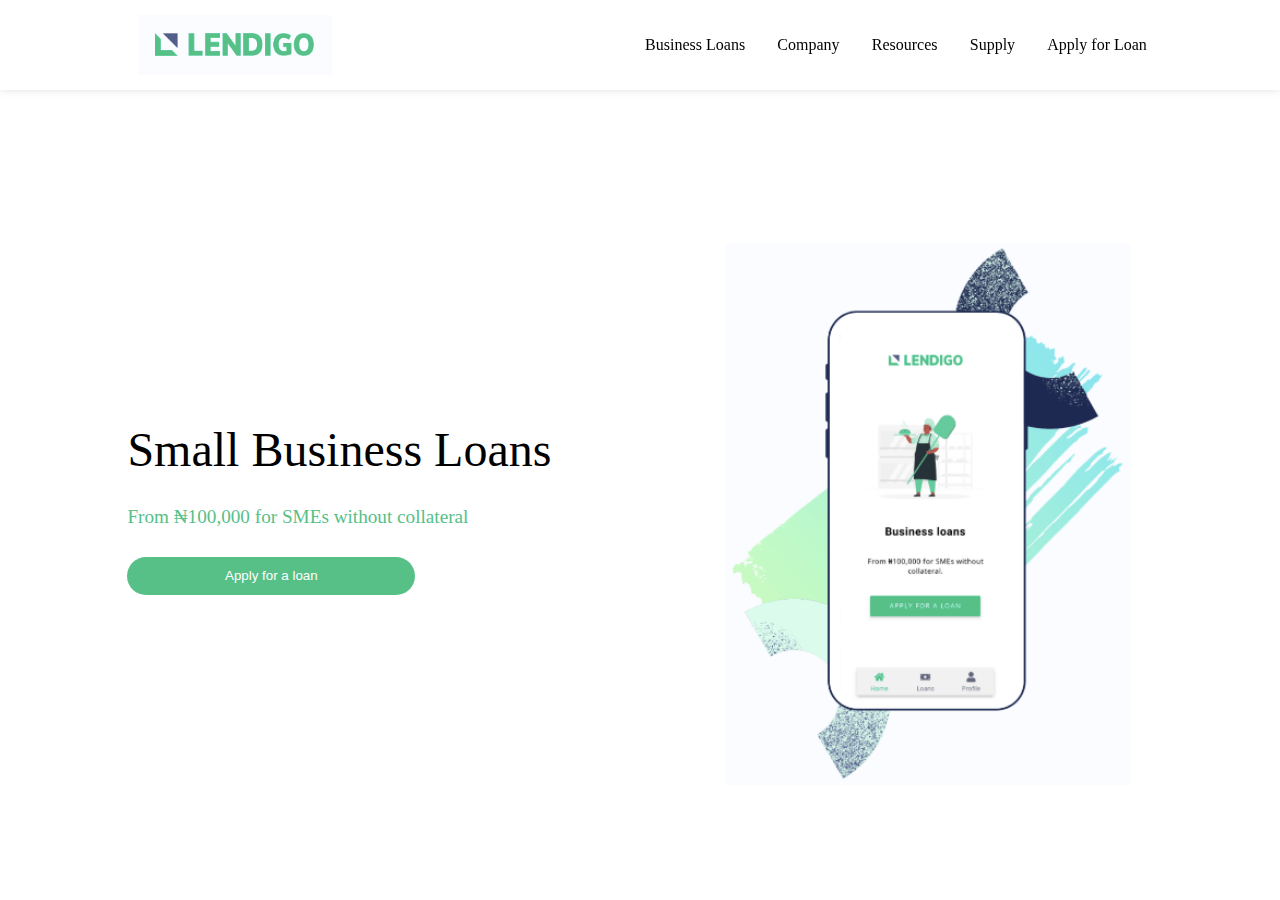
<file: index.html>
<!DOCTYPE html>
<html lang="en">
<head>
    <meta charset="UTF-8">
    <meta http-equiv="X-UA-Compatible" content="IE=edge">
    <meta name="viewport" content="width=device-width, initial-scale=1.0">
    <title>Loan App</title>
    <link rel="stylesheet" href="./style.css">
</head>
<body>

    <header>
        <nav class="flex">
            <ul class="flex list1">
                <p>
                    <img src="./images/logo.png" alt=""> 
                </p>
                
            </ul>
            <ul class="flex list2">
                <li>Business Loans</li>
                <li>Company</li>
                <li>Resources</li>
                <li>Supply</li>
                <li>Apply for Loan</li>
            </ul>
        </nav>
    </header>

    <section class="hero-section flex">
        <div class="big-div">
            <h1>Small Business Loans</h1>
            <p>From ₦100,000 for SMEs without collateral</p>
            <a href="./details.html"><button type="submit" id="apply" class="btn">Apply for a loan</button></a>
            
        </div>
        <img class="big-img" src="./images/hero.png" alt="">
        
    </section>


    <script src="./script.js"></script>
</body>
</html>
</file>
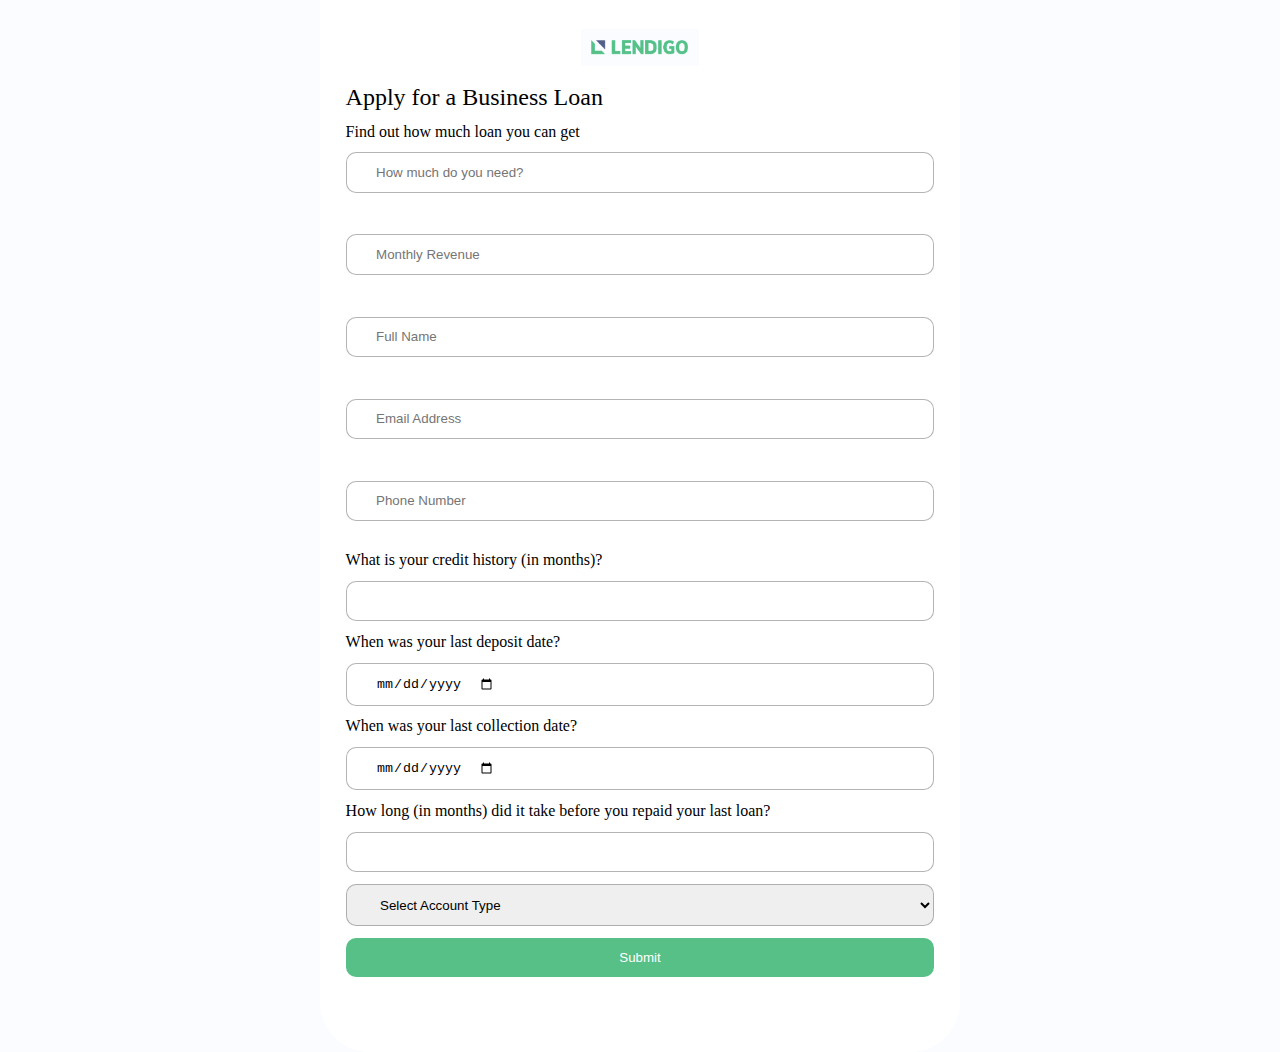
<file: details.html>
<!DOCTYPE html>
<html lang="en">
<head>
    <meta charset="UTF-8">
    <meta http-equiv="X-UA-Compatible" content="IE=edge">
    <meta name="viewport" content="width=device-width, initial-scale=1.0">
    <title>Details</title>
    <link rel="stylesheet" href="./style.css">

</head>
<body class="form-body">
    <form class="myForm" id="form" name="form">
        <p class="logo">
            <img src="./images/logo.png" alt=""> 
        </p>
        <div>
            <h2>Apply for a Business Loan</h2>
            <p>Find out how much loan you can get</p>
        </div>
        
        <div>
            <input type="text" name="loan" id="loan" placeholder="How much do you need?" autocomplete="money" required > <br>
        </div>
        <div>
            <input type="text" name="revenue" id="revenue" placeholder="Monthly Revenue" autocomplete="money" required > <br>
        </div>
        <div>
            <input type="text" name="fname" id="fname" placeholder="Full Name" autocomplete="name" required  > <br>
        </div>
        <div>
            <input type="email" name="email" id="email" placeholder="Email Address" autocomplete="email" required > <br>
        </div>
        <div>
            <input type="text" name="phone" id="phone" placeholder="Phone Number" autocomplete="tel" required > <br>
        </div>

        <div>
            <label for="history">What is your credit history (in months)?</label>
            <input type="number" min="0" name="history" id="history" autocomplete="cc-number" required>
        </div>
        <div>
            <label for="deposit">When was your last deposit date?</label>
            <input type="date" name="deposit" id="deposit" autocomplete="date" required>
        </div>
        <div>
            <label for="collection">When was your last collection date?</label>
            <input type="date" name="collection" id="collection" autocomplete="date" required>
        </div>
        <div>
            <label for="repayment">How long (in months) did it take before you repaid your last loan?</label>
            <input type="number" min="0" name="repayment" id="repayment" autocomplete="date" required>
        </div>

        <select name="accountType" id="accountType" required >
            <option value="select">Select Account Type</option>
            <option value="savings">Savings</option>
            <option value="current">Current</option>

        </select>

        <input type="" class="submit-btn" onclick={validateForm()} value="Submit"  > 
    </form>
    <!-- action="./loan.html" method="post" -->

    <div class="myForm myForm2" id="myForm2">
        <p class="logo">
            <img src="./images/logo.png" alt=""> 
        </p>
        <div>
            <h1>Welcome back, <span id="username"></span></h1>
        </div>

        <div class="div1">
            <div class="flex">
                <div>
                    <p class="p">Flexi Cash</p>
                    <span class="span" id="balance"></span>
                </div>
                <a href="./index.html">
                    <button>My Account</button>
                </a>
            </div>
            <div class="flex">
                <div>
                    <p class="p">Flexi Limit</p>
                    <span class="span" id="loanLimit"></span>
                </div>
                <!-- <button>Borrow Now</button> -->
            </div>
        </div>

        <div class="div1">
            <div class="flex">
                <div>
                    <p class="repay">Repay Date</p>
                    <span class="span" id="repaymentDate"></span>
                </div>
                <!-- <button>My Account</button> -->
            </div>
            <div class="flex">
                <div>
                    <p class="p">Loan Amount</p>
                    <span class="span" id="loanAmount"></span>
                </div>
                <a href="./details.html">
                    <button>Borrow Now</button>
                </a>
            </div>
        </div>
    </div>

    <div class="myForm myForm2" id="myForm3">
        <p class="logo">
            <img src="./images/logo.png" alt=""> 
        </p>
        <div>
            <h1>Congratulations, <span id="usernamee"></span></h1>
        </div>
        <div class="div1">
            <div class="flex">
                <div>
                    <p class="repay">Repayment Date</p>
                    <span class="span" id="repaymentDatee"></span>
                </div>
            </div>
            <div class="flex">
                <div>
                    <p class="p">Loan Amount</p>
                    <span class="span" id="loanAmountt"></span>
                </div>
                <a href="./index.html">
                    <button>Successful</button>
                </a>
            </div>
        </div>
    </div>


    <script src="./script.js"></script>
</body>
</html>
</file>
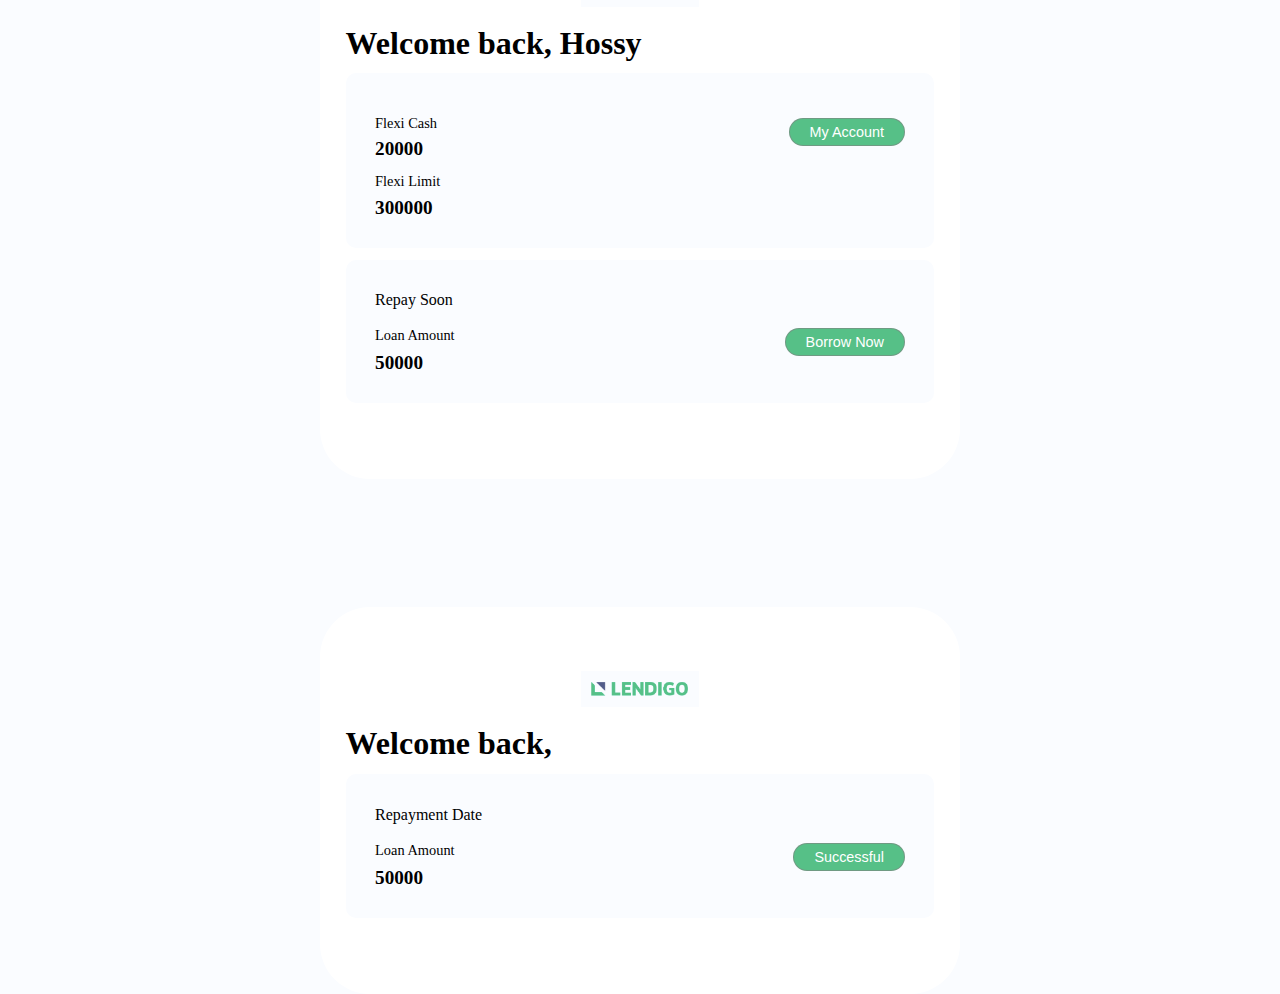
<file: loan.html>
<!DOCTYPE html>
<html lang="en">
<head>
    <meta charset="UTF-8">
    <meta http-equiv="X-UA-Compatible" content="IE=edge">
    <meta name="viewport" content="width=device-width, initial-scale=1.0">
    <title>Loan Page</title>
    <link rel="stylesheet" href="./style.css">
</head>
<body class="form-body">

    <div class="myForm" id="myForm2">
        <p class="logo">
            <img src="./images/logo.png" alt=""> 
        </p>
        <div>
            <h1>Welcome back, <span id="username">Hossy</span></h1>
        </div>

        <div class="div1">
            <div class="flex">
                <div>
                    <p class="p">Flexi Cash</p>
                    <span class="span" id="balance">20000</span>
                </div>
                <a href="./index.html">
                    <button>My Account</button>
                </a>
            </div>
            <div class="flex">
                <div>
                    <p class="p">Flexi Limit</p>
                    <span class="span" id="loanLimit">300000</span>
                </div>
                <!-- <button>Borrow Now</button> -->
            </div>
        </div>

        <div class="div1">
            <div class="flex">
                <div>
                    <p class="repay">Repay Soon</p>
                    <span class="span" id="repaymentDate"></span>
                </div>
                <!-- <button>My Account</button> -->
            </div>
            <div class="flex">
                <div>
                    <p class="p">Loan Amount</p>
                    <span class="span" id="loanAmount">50000</span>
                </div>
                <a href="./details.html">
                    <button>Borrow Now</button>
                </a>
            </div>
        </div>
    </div>
        
    <div class="myForm" id="myForm3">
        <p class="logo">
            <img src="./images/logo.png" alt=""> 
        </p>
        <div>
            <h1>Welcome back, <span id="usernamee"></span></h1>
        </div>
        <div class="div1">
            <div class="flex">
                <div>
                    <p class="repay">Repayment Date</p>
                    <span class="span" id="repaymentDatee"></span>
                </div>
            </div>
            <div class="flex">
                <div>
                    <p class="p">Loan Amount</p>
                    <span class="span" id="loanAmount">50000</span>
                </div>
                <a href="./details.html">
                    <button>Successful</button>
                </a>
            </div>
        </div>
    </div>
        
        
    
    

    <!-- <script src="./script.js"></script> -->
</body>
</html>
</file>
<file: style.css>
*{
    box-sizing: border-box;
    margin: 0;
    padding: 0;
    list-style: none;
}

.flex{
    display: flex;
}

a{
    text-decoration: none;
}
#myForm2 .logo{
    margin: 0% auto 2%;

}
#myForm3 .logo{
    margin: 0% auto 2%;

}
.logo{
    width: 20%;
    margin: 20% auto 2%;
}
.logo img {
    width: 100%;
    margin: 0% auto 2%;
}

nav {
    justify-content: space-between;
    width: 100%;
    padding: 1% 10%;
    position: fixed;
    border-bottom: transparent;
    box-shadow: 0px -3px 10px #80808075;
    background-color: white;
}
nav .list2{
    width: 50%;
    justify-content: space-between;
}
nav .list1{
    width: 20%;
    justify-content: space-between;
}

nav li{
    line-height: 4;
    padding: 0 1%;
}

.list1 p{
    display: flex;
    align-items: center;
    justify-content: center;
    padding: 1% 5%;
}

.list2 li:hover{
    border-bottom: 2px solid #56c087;

}

.big-img{
    width: 35%;
    margin: 0 2%;
}

section{
    margin:  0 5%;
    color: grey;
    align-items: center;
    justify-content: center;
}

.big-div{
    width: 50%;
    display: flex;
    flex-direction: column;
    /* align-items: center; */
    justify-content: center;
}
.hero-section{
    padding: 10% 0 0;
    margin:  0 5%;
    height: 100vh;
    color: #56c087;

}

.hero-section h1{
    font-size: 3em;
    font-weight: 500;
    color: black;
}

.hero-section .btn{
    padding: 2%;
    width: 50%;
    margin-bottom: 2%;
    border-radius: 50px;
    border: 1px solid #80808097;
    outline: #56c087;
}
.hero-section button{
    background-color: #56c087;
    border: none !important;
    color: white;
}

section p{
    margin: 5% 0;
    font-size: 1.2em;
}

.myForm{
    /* display: block; */
    width: 50%;
    background-color: #fff;
    margin: 5% auto;
    /* height: 80vh; */
    border-radius: 50px;
    padding: 5% 2%;
}

.myForm2{
    display: none;
}


.form-body{
    background-color: #fafcff;
    width: 100%;
    height: 100vh;
    display: flex;
    flex-direction: column;
    align-items: center;
    justify-content: center;
}

.myForm input, select{
    width: 100%;
    padding: 2% 5%;
    margin: 2% auto 2%;
    border-radius: 10px;
    border: 1px solid #80808097;
    display: flex;
    /* flex-direction: column; */
    align-items: center;
    /* justify-content: center; */

}
.submit-btn{
    background-color: #56c087;
    border: none !important;
    color: white;
    text-align: center !important;
    cursor: pointer;
}


.myForm h2{
    margin-bottom: 2%;
    font-weight: 500;
}

.span{
    font-size: 1.2em;
    font-weight: 600;
    /* letter-spacing: 1px; */
}
.div1{
    width: 100%;
    margin: 2% auto;
    background-color: #fafcff;
    padding: 5%;
    border-radius: 10px;
}
.div1 .flex{
    justify-content: space-between;
    align-items: center;
}
.div1 button {
    padding: 5px 20px;
    color: #fff;
    width: max-content;
    font-size: .9em;
    /* margin-bottom: 2%; */
    border-radius: 50px;
    border: 1px solid #80808097;
    background-color: #56c087;
}

.div1 .p{
    font-size: .9em;
    margin: 20% 0 10%;
}
.repay{
    margin: 2% 0;
}

button:hover{
    background-color: #80808075;
}



@media screen and (max-width:800px) {
    nav .list2{
        display: none;
    }
    .flex{
        display: block;
    }
    nav .list1{
        width: 50%;
        margin: auto;
    }

    nav .list1 img{
        width: 100%;
    }

    .big-div {
        width: 100%;
        display: flex;
        flex-direction: column;
        /* align-items: center; */
        justify-content: center;
    }
    .hero-section {
        padding: 25% 0 0;
        margin: 0 auto;
        height: 100vh;
        width: 80%;
        
    }
    .hero-section h1 {
        font-size: 1.5em;
        
    }
    .hero-section p {
        font-size: 1em;
        margin-bottom: 5%;
    }
    .hero-section .btn {
        padding: 5%;
        width: 100%;
        margin-bottom: 5%;
        
    }
    .big-img {
        width: 100%;
        margin: 0 2%;
    }

    .myForm{
        width: 90%;
    }

    .logo {
        width: 40%;
        margin: 40% auto 2%;
    }

    
    .myForm input{
        padding: 3%;
    }
    
}
</file>
